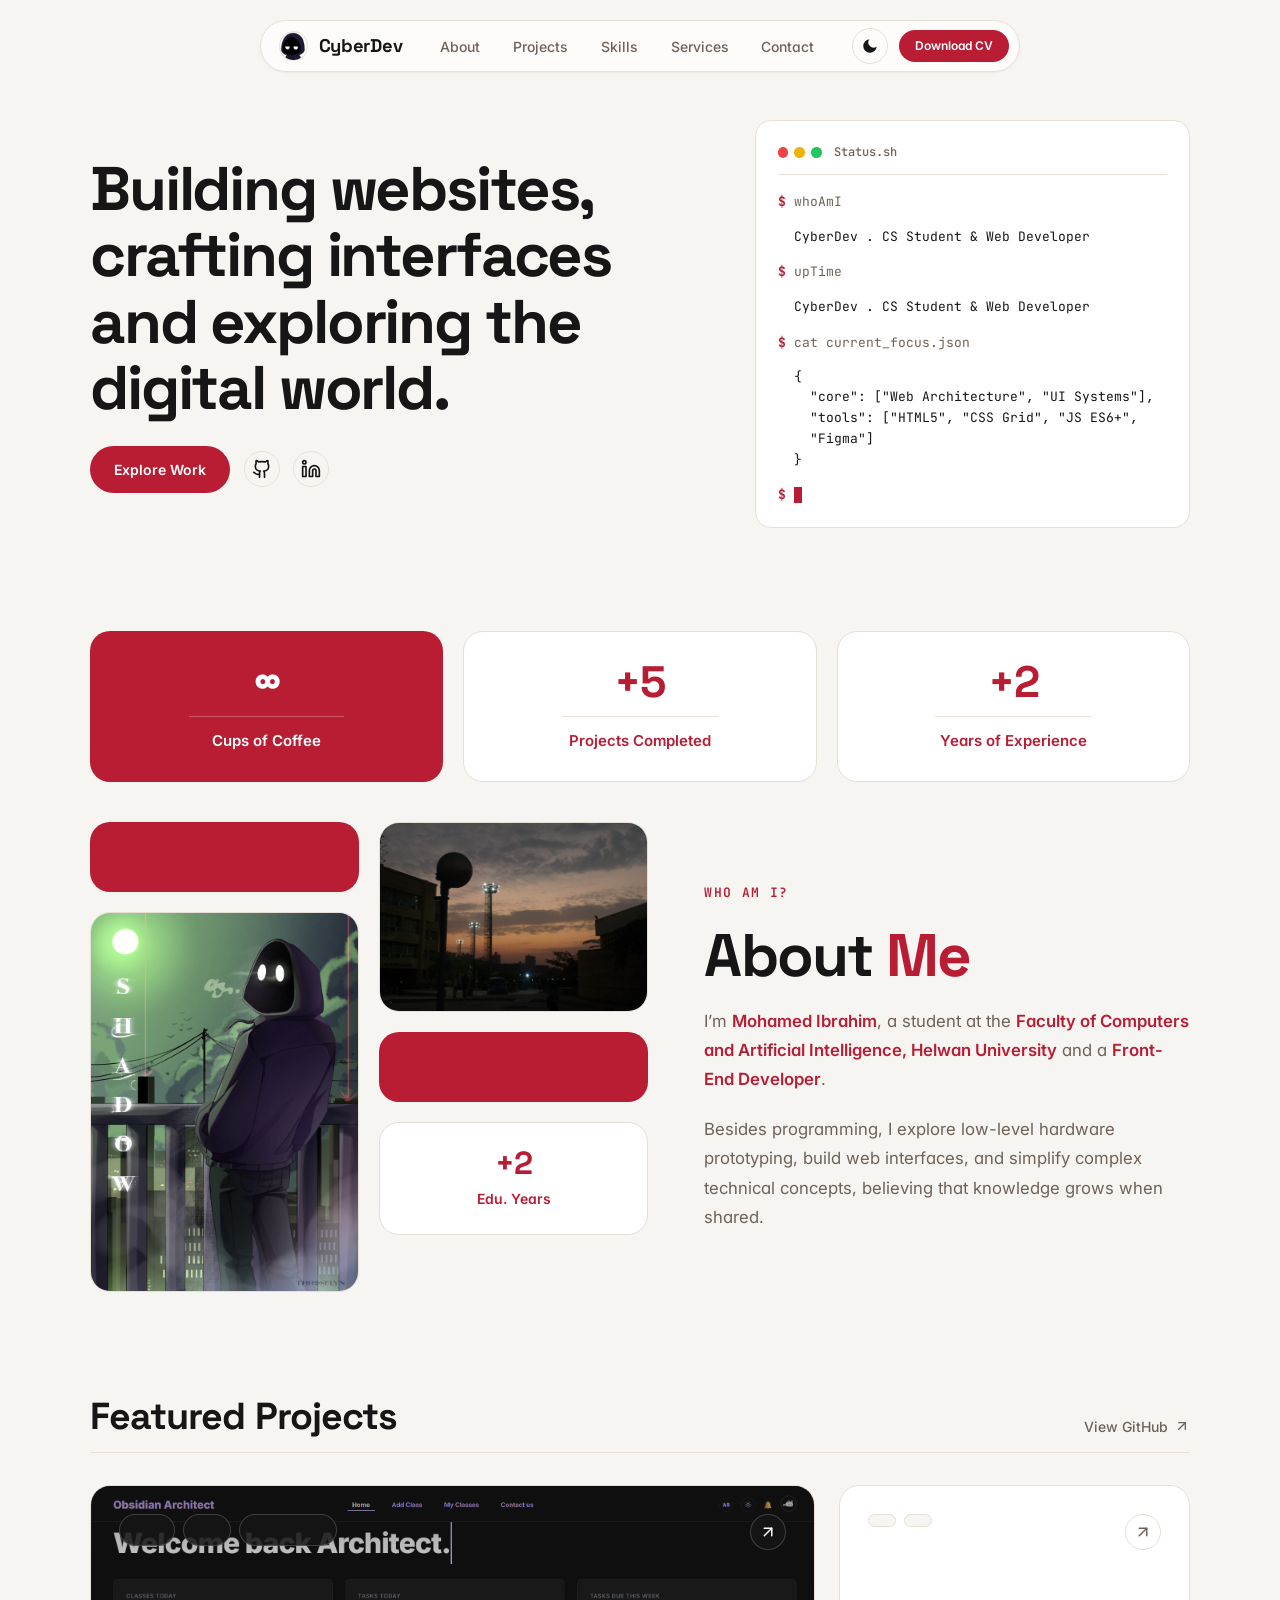
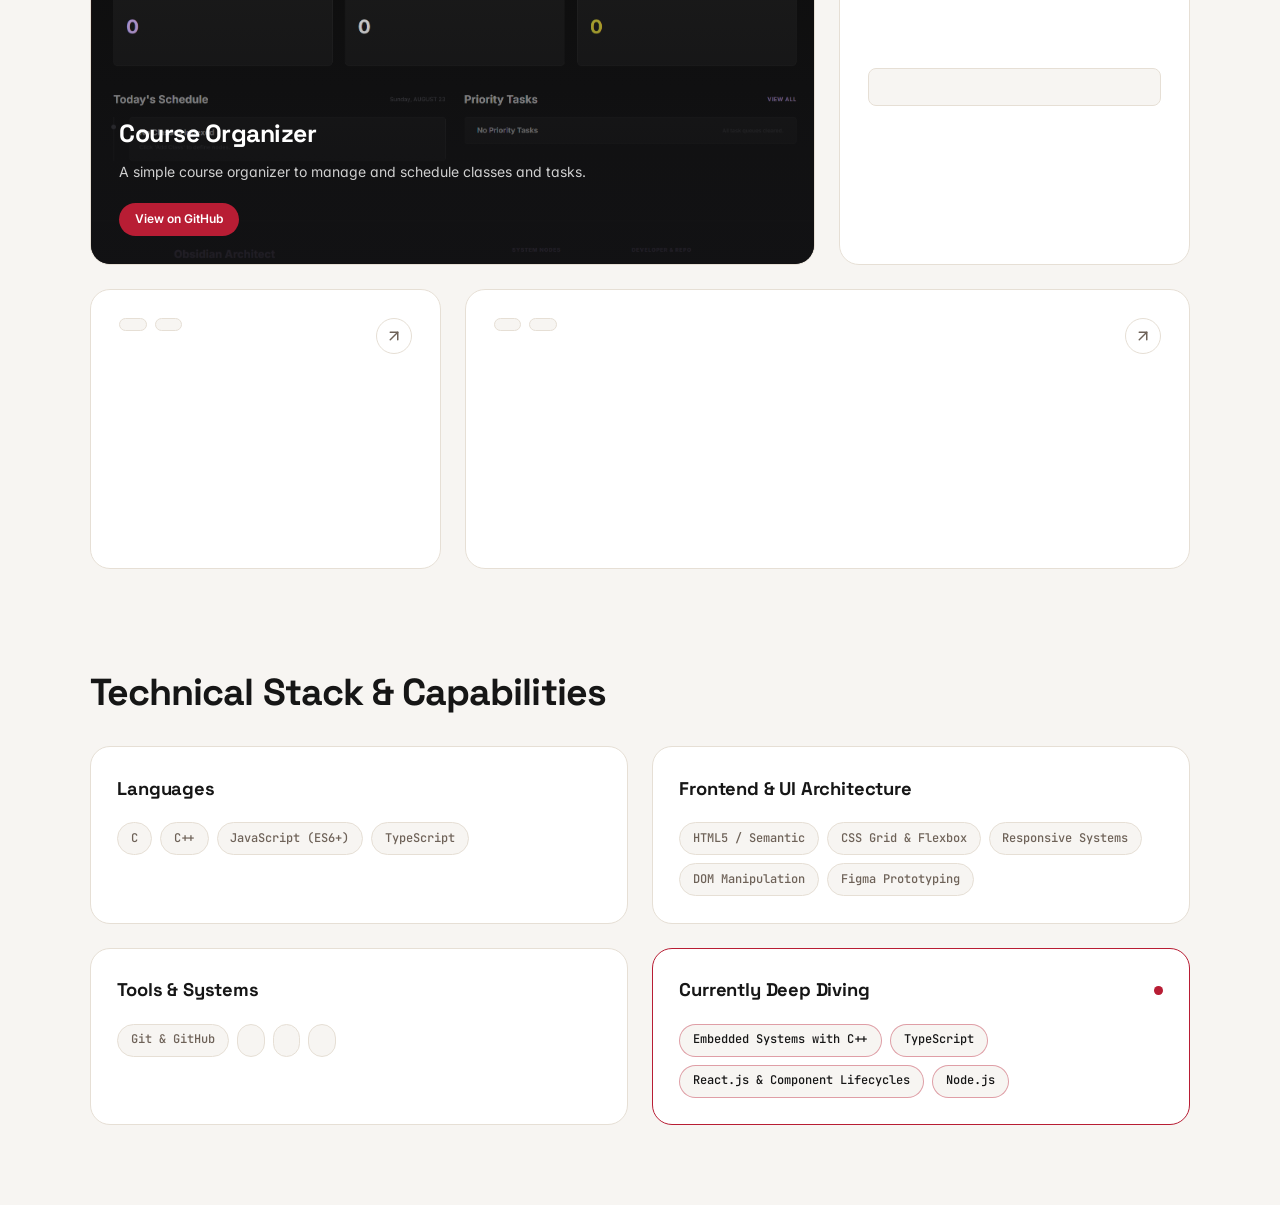
<file: index.html>
<!DOCTYPE html>
<html lang="en" data-theme="dark">
<head>
  <meta charset="UTF-8" />
  <meta name="viewport" content="width=device-width, initial-scale=1.0" />
  <title>CyberDev | Portfolio</title>
  <meta name="description" content="Personal engineering portfolio focusing on systems programming, web architectures, and hardware tinkering." />
  <link rel="stylesheet" href="style.css" />
  <script src="script.js"></script>
  <link rel="icon" type="image/png" href="Photos/icon1.png">
  <link rel="preconnect" href="https://fonts.googleapis.com">
  <link rel="preconnect" href="https://fonts.gstatic.com" crossorigin>
  <link href="https://fonts.googleapis.com/css2?family=Inter:wght@400;500;600;700&family=JetBrains+Mono:wght@400;500;600&family=Space+Grotesk:wght@500;600;700&family=Syne:wght@700;800&display=swap" rel="stylesheet">
</head>

<body class="page-container">
    <header>
        <nav class="nav-pill">
            <a href="#" class="nav-brand">
                <span class="nav-logo">
                    <img src="Photos/icon1.png" alt="Logo">
                </span>
                <span class="nav-title">CyberDev</span>
            </a>

            <!-- Desktop Links -->
            <div class="nav-links">
                <a href="#About">About</a>
                <a href="#Projects">Projects</a>
                <a href="#Skills">Skills</a>
                <a href="#Services">Services</a>
                <a href="#Contact">Contact</a>
            </div>

            <div class="nav-actions">
                <!-- Theme Toggle Button -->
                <button id="theme-btn" class="btn-icon" aria-label="Toggle Theme">
                    <!-- Sun icon -->
                    <svg class="icon-sun" xmlns="http://www.w3.org/2000/svg" width="18" height="18" viewBox="0 0 24 24" fill="none" stroke="currentColor" stroke-width="2" stroke-linecap="round" stroke-linejoin="round"><circle cx="12" cy="12" r="4"/><path d="M12 2v2"/><path d="M12 20v2"/><path d="m4.93 4.93 1.41 1.41"/><path d="m17.66 17.66 1.41 1.41"/><path d="M2 12h2"/><path d="M20 12h2"/><path d="m6.34 17.66-1.41 1.41"/><path d="m19.07 4.93-1.41 1.41"/></svg>
                    <!-- Moon icon -->
                    <svg class="icon-moon" xmlns="http://www.w3.org/2000/svg" width="18" height="18" viewBox="0 0 24 24" fill="currentColor" stroke="none">
                    <path d="M21 12.79A9 9 0 1 1 11.21 3 7 7 0 0 0 21 12.79z"/>
                    </svg>
                </button>

                <!-- Desktop CV Button -->
                <a href="../assets/CV.pdf" download class="btn-accent btn-sm hide-mobile">Download CV</a>

                <!-- Mobile Hamburger Button -->
                <button id="mobile-menu-btn" class="btn-icon mobile-only" aria-label="Open Navigation Menu">
                    <svg class="icon-menu" xmlns="http://www.w3.org/2000/svg" width="18" height="18" viewBox="0 0 24 24" fill="none" stroke="currentColor" stroke-width="2" stroke-linecap="round" stroke-linejoin="round"><line x1="4" x2="20" y1="12" y2="12"/><line x1="4" x2="20" y1="6" y2="6"/><line x1="4" x2="20" y1="18" y2="18"/></svg>
                    <svg class="icon-close" xmlns="http://www.w3.org/2000/svg" width="18" height="18" viewBox="0 0 24 24" fill="none" stroke="currentColor" stroke-width="2" stroke-linecap="round" stroke-linejoin="round" style="display: none;"><line x1="18" y1="6" x2="6" y2="18"/><line x1="6" y1="6" x2="18" y2="18"/></svg>
                </button>
            </div>
        </nav>

        <!-- Mobile Dropdown Drawer -->
        <div id="mobile-drawer" class="mobile-drawer surface">
            <a href="#About" class="mobile-nav-link">About</a>
            <a href="#Projects" class="mobile-nav-link">Projects</a>
            <a href="#Skills" class="mobile-nav-link">Skills</a>
            <a href="#Services" class="mobile-nav-link">Services</a>
            <a href="#Contact" class="mobile-nav-link">Contact</a>
            <a href="../assets/CV.pdf" download class="btn-accent btn-full">Download CV</a>
        </div>
    </header>
    
    <main class="main-content">
        <!--Hero Section-->
        <section class="hero-grid">
            <!--Left Column:Header Text-->
            <div class="hero-text scroll-reveal slide-left">
                <h1 class="hero-title">Building websites, crafting interfaces and exploring the digital world.</h1>
                <div class="hero-actions">
                    <a href="#Projects" class="btn-accent">Explore Work</a>
                    <a href="https://github.com/MohamedIbrahim-Cyber" target="_blank" rel="noopener noreferrer" class="btn-icon surface" aria-label="GitHub">
                        <svg xmlns="http://www.w3.org/2000/svg" width="20" height="20" viewBox="0 0 24 24" fill="none" stroke="currentColor" stroke-width="2" stroke-linecap="round" stroke-linejoin="round"><path d="M15 22v-4a4.8 4.8 0 0 0-1-3.5c3 0 6-2 6-5.5.08-1.25-.27-2.48-1-3.5.28-1.15.28-2.35 0-3.5 0 0-1 0-3 1.5-2.64-.5-5.36-.5-8 0C6 2 5 2 5 2c-.3 1.15-.3 2.35 0 3.5A5.403 5.403 0 0 0 4 9c0 3.5 3 5.5 6 5.5-.39.49-.68 1.05-.85 1.65-.17.6-.22 1.23-.15 1.85v4"/><path d="M9 18c-4.51 2-5-2-7-2"/></svg>
                    </a>
                    <a href="https://linkedin.com" target="_blank" rel="noopener noreferrer" class="btn-icon surface" aria-label="LinkedIn">
                        <svg xmlns="http://www.w3.org/2000/svg" width="20" height="20" viewBox="0 0 24 24" fill="none" stroke="currentColor" stroke-width="2" stroke-linecap="round" stroke-linejoin="round"><path d="M16 8a6 6 0 0 1 6 6v7h-4v-7a2 2 0 0 0-2-2 2 2 0 0 0-2 2v7h-4v-7a6 6 0 0 1 6-6z"/><rect width="4" height="12" x="2" y="9"/><circle cx="4" cy="4" r="2"/></svg>
                    </a>
                </div>
            </div>
            
            <!--Right Column: Terminal-->
            <div class="scroll-reveal slide-right delay-200">
                <div class="terminal-card surface">
                    <div class="terminal-header">
                        <div class="window-dots">
                            <span class="dot red-dot"></span>
                            <span class="dot yellow-dot"></span>
                            <span class="dot green-dot"></span>
                        </div>
                        <span class="terminal-title">Status.sh</span>
                    </div>
                    <div class="terminal-body">
                        <div class="command-line">
                            <span class="prompt-symbol">$</span>
                            <span>whoAmI</span>
                        </div>
                        <div class="command-output">CyberDev . CS Student & Web Developer</div>
                        <div class="command-line">
                            <span class="prompt-symbol">$</span>
                            <span>upTime</span>
                        </div>
                        <div class="command-output">CyberDev . CS Student & Web Developer</div>
                        <div class="command-line">
                            <span class="prompt-symbol">$</span>
                            <span>cat current_focus.json</span>
                        </div>
                        <div class="command-output json-block">
                            <span>{</span>
                            <div class="json-indent">"core": ["Web Architecture", "UI Systems"],</div>
                            <div class="json-indent">"tools": ["HTML5", "CSS Grid", "JS ES6+", "Figma"]</div>
                            <span>}</span>
                        </div>
                        <div class="command-line">
                            <span class="prompt-symbol">$</span>
                            <span class="cursor-blink"></span>
                        </div>
                    </div>
                </div>
            </div>
        </section>

        <!--About Section-->
        <section id="About" class="section-container">
            <!-- Top row (3 cards) -->
            <div class="stats-top-grid">
                <div class="stat-card stat-card-accent">
                    <span class="stat-number">∞</span>
                    <hr class="stat-divider">
                    <span class="stat-label">Cups of Coffee</span>
                </div>

                <div class="stat-card surface">
                    <span class="stat-number">+5</span>
                    <hr class="stat-divider">
                    <span class="stat-label">Projects Completed</span>
                </div>

                <div class="stat-card surface">
                    <span class="stat-number">+2</span>
                    <hr class="stat-divider">
                    <span class="stat-label">Years of Experience</span>
                </div>
            </div>

            <!-- Bottom row: Mosaic on Left + Bio on Right -->
            <div class="about-bento-grid">
                <!-- Left: 2-Column Media/Stats Mosaic -->
                <div class="mosaic-grid">
                    <!-- Mosaic Column 1 -->
                    <div class="mosaic-col">
                        <div class="stat-card stat-card-accent stat-mini">
                            <span class="stat-number"></span>
                            <span class="stat-label"></span>
                        </div>
                        <div class="photo-card photo-tall surface">
                            <img src="Photos/shadow-card.png" alt="Profile tall">
                        </div>
                    </div>

                    <!-- Mosaic Column 2 -->
                    <div class="mosaic-col">
                        <div class="photo-card photo-wide surface">
                            <img src="Photos/sun-card.jpg" alt="Campus wide">
                        </div>
                        <div class="stat-card stat-card-accent stat-mini">
                            <span class="stat-number"></span>
                            <span class="stat-label"></span>
                        </div>
                        <div class="stat-card surface stat-mini stat-white">
                            <span class="stat-number">+2</span>
                            <span class="stat-label">Edu. Years</span>
                        </div>
                    </div>
                </div>

                <!-- Right: Bio Card -->
                <div class="bio-card">
                    <span class="bio-subtitle">Who Am I?</span>
                    <h2 class="bio-title">About <span class="text-accent-inline">Me</span></h2>
                    <p class="bio-text">
                        I’m <strong class="text-highlight">Mohamed Ibrahim</strong>, a student at the <strong class="text-highlight">Faculty of Computers and Artificial Intelligence, Helwan University</strong> and a <strong class="text-highlight">Front-End Developer</strong>.
                    </p>
                    <p class="bio-text">
                        Besides programming, I explore low-level hardware prototyping, build web interfaces, and simplify complex technical concepts, believing that knowledge grows when shared.
                    </p>
                </div>
            </div>
        </section>

        <!-- 1. FEATURED PROJECTS BENTO SECTION -->
        <section id="Projects" class="section-container">
            <div class="section-header-flex">
                <h2 class="section-title">Featured Projects</h2>
                <a href="https://github.com/MohamedIbrahim-Cyber" target="_blank" rel="noopener noreferrer" class="link-muted">
                    View GitHub
                    <svg xmlns="http://www.w3.org/2000/svg" width="16" height="16" viewBox="0 0 24 24" fill="none" stroke="currentColor" stroke-width="2" stroke-linecap="round" stroke-linejoin="round"><path d="M7 7h10v10"/><path d="M7 17 17 7"/></svg>
                </a>
            </div>

            <div class="bento-grid">
                <!-- Card 1: 2-Column Span Featured Card with Full Background Cover -->
                <article class="surface project-card project-card-full col-span-2">
                    <!-- Background Cover Image & Scrim -->
                    <div class="project-bg-layer">
                        <img src="Photos/course-organiser-dashboard.png" alt="Course Organizer Preview" class="project-bg-img">
                        <div class="project-bg-scrim"></div>
                    </div>

                    <!-- Top Controls on top of image -->
                    <div class="project-top">
                        <div class="tags-container font-mono">
                            <span class="tag">HTML</span>
                            <span class="tag">CSS</span>
                            <span class="tag">JavaScript</span>
                        </div>
                        <a href="https://course-organizer-eight.vercel.app/index.html" target="_blank" rel="noopener noreferrer" class="icon-circle" aria-label="Open Live Demo">
                            <svg xmlns="http://www.w3.org/2000/svg" width="18" height="18" viewBox="0 0 24 24" fill="none" stroke="currentColor" stroke-width="2" stroke-linecap="round" stroke-linejoin="round"><path d="M7 7h10v10"/><path d="M7 17 17 7"/></svg>
                        </a>
                    </div>

                    <!-- Bottom Content & Action on top of image -->
                    <div class="project-bottom">
                        <h3 class="project-title">Course Organizer</h3>
                        <p class="project-desc">A simple course organizer to manage and schedule classes and tasks.</p>
                        <div class="project-actions">
                            <a href="https://github.com/MohamedIbrahim-Cyber/Course-Organizer" target="_blank" rel="noopener noreferrer" class="btn-accent btn-sm">View on GitHub</a>
                        </div>
                    </div>
                </article>

                <!-- Card 2: 1-Column Span Card with Terminal Benchmark -->
                <article class="surface project-card">
                    <div class="project-top">
                        <div class="tags-container font-mono">
                            <span class="tag"></span>
                            <span class="tag"></span>
                        </div>
                        <a href="" target="_blank" rel="noopener noreferrer" class="icon-circle">
                            <svg xmlns="http://www.w3.org/2000/svg" width="18" height="18" viewBox="0 0 24 24" fill="none" stroke="currentColor" stroke-width="2" stroke-linecap="round" stroke-linejoin="round"><path d="M7 7h10v10"/><path d="M7 17 17 7"/></svg>
                        </a>
                    </div>
                    <div class="terminal-preview font-mono">
                        <div></div>
                        <div class="text-success"></div>
                        <div class="text-success"></div>
                    </div>
                    <div class="project-bottom">
                        <h3 class="project-title"></h3>
                        <p class="project-desc"></p>
                    </div>
                </article>

                <!-- Card 3: 1-Column Span Hardware Card -->
                <article class="surface project-card">
                    <div class="project-top">
                        <div class="tags-container font-mono">
                            <span class="tag"></span>
                            <span class="tag"></span>
                        </div>
                        <a class="icon-circle">
                            <svg xmlns="http://www.w3.org/2000/svg" width="18" height="18" viewBox="0 0 24 24" fill="none" stroke="currentColor" stroke-width="2" stroke-linecap="round" stroke-linejoin="round"><path d="M7 7h10v10"/><path d="M7 17 17 7"/></svg>
                        </a>
                    </div>
                    <div class="project-bottom">
                        <h3 class="project-title"></h3>
                        <p class="project-desc"></p>
                    </div>
                </article>

                <!-- Card 4: 2-Column Span Card -->
                <article class="surface project-card col-span-2">
                    <div class="project-top">
                        <div class="tags-container font-mono">
                            <span class="tag"></span>
                            <span class="tag"></span>
                        </div>
                        <a href="" target="_blank" rel="noopener noreferrer" class="icon-circle">
                            <svg xmlns="http://www.w3.org/2000/svg" width="18" height="18" viewBox="0 0 24 24" fill="none" stroke="currentColor" stroke-width="2" stroke-linecap="round" stroke-linejoin="round"><path d="M7 7h10v10"/><path d="M7 17 17 7"/></svg>
                        </a>
                    </div>
                    <div class="project-bottom">
                        <h3 class="project-title"></h3>
                        <p class="project-desc"></p>
                    </div>
                </article>
            </div>
        </section>

        <!-- 2. TECHNICAL STACK & LEARNING SECTION -->
        <section id="Skills" class="section-container">
            <h2 class="section-title">Technical Stack & Capabilities</h2>
            
            <div class="stack-grid">
                <!-- Category 1: Languages -->
                <div class="surface stack-card">
                    <div class="stack-header">
                        <span class="stack-category">Languages</span>
                    </div>
                    <div class="tags-container font-mono">
                        <span class="tag">C</span>
                        <span class="tag">C++</span>
                        <span class="tag">JavaScript (ES6+)</span>
                        <span class="tag">TypeScript</span>
                    </div>
                </div>

                <!-- Category 2: Frontend & UI -->
                <div class="surface stack-card">
                    <div class="stack-header">
                        <span class="stack-category">Frontend & UI Architecture</span>
                    </div>
                    <div class="tags-container font-mono">
                        <span class="tag">HTML5 / Semantic</span>
                        <span class="tag">CSS Grid & Flexbox</span>
                        <span class="tag">Responsive Systems</span>
                        <span class="tag">DOM Manipulation</span>
                        <span class="tag">Figma Prototyping</span>
                    </div>
                </div>

                <!-- Category 3: Tools & Systems -->
                <div class="surface stack-card">
                    <div class="stack-header">
                        <span class="stack-category">Tools & Systems</span>
                    </div>
                    <div class="tags-container font-mono">
                        <span class="tag">Git & GitHub</span>
                        <span class="tag"></span>
                        <span class="tag"></span>
                        <span class="tag"></span>
                    </div>
                </div>

                <!-- Category 4: Currently Learning / Deep Focus -->
                <div class="surface stack-card stack-card-focus">
                    <div class="stack-header">
                        <span class="stack-category text-accent-inline">Currently Deep Diving</span>
                        <span class="pulse-indicator"></span>
                    </div>
                    <div class="tags-container font-mono">
                        <span class="tag tag-highlight">Embedded Systems with C++</span>
                        <span class="tag tag-highlight">TypeScript</span>
                        <span class="tag tag-highlight">React.js & Component Lifecycles</span>
                        <span class="tag tag-highlight">Node.js</span>
                    </div>
                </div>
            </div>
        </section>
    </main>

    <footer></footer>
</body>
</html>
</file>
<file: style.css>
/* ==========================================================================
   Design Tokens & Root Variables
   ========================================================================== */
:root {
  /* Light Theme */
  --bg: #f7f5f2;             
  --surface: #ffffff;       
  --border: #e6dfd5;        
  --text-primary: #161616;   
  --text-secondary: #6e6258;
  --accent-bg: #b81d34;      
  --accent-text: #ffffff;
  --nav-bg: rgba(255, 255, 255, 0.65);
  --nav-border: #e6dfd5;
  --font-header: 'Space Grotesk', 'Syne', -apple-system, sans-serif;
  --font-body: 'Inter', -apple-system, BlinkMacSystemFont, 'Segoe UI', Roboto, sans-serif;
  --font-mono: 'JetBrains Mono', monospace;
  --ease-spring: cubic-bezier(0.16, 1, 0.3, 1);
  --shadow-sm: 0 1px 2px 0 rgba(0, 0, 0, 0.05);
  --shadow-hover: 0 20px 40px -10px rgba(0, 0, 0, 0.12);
}

[data-theme="dark"] {
  /* Dark Theme */
  --bg: #161616;             
  --surface: #282828;       
  --border: #710014;         
  --text-primary: #f2f1ed;   
  --text-secondary: #b38f6f; 
  --accent-bg: #b81d34;    
  --accent-text: #ffffff;
  --nav-bg: rgba(40, 40, 40, 0.65);
  --nav-border: #710014;
  --shadow-hover: 0 20px 40px -10px rgba(255, 255, 255, 0.04);
}

/* ==========================================================================
   Base & Reset
   ========================================================================== */
*, *::before, *::after {
  box-sizing: border-box;
  margin: 0;
  padding: 0;
}

html {
  scroll-behavior: smooth;
}

body {
  background-color: var(--bg);
  color: var(--text-primary);
  font-family: var(--font-body);
  line-height: 1.65;
  -webkit-font-smoothing: antialiased;
  -moz-osx-font-smoothing: grayscale;
  font-feature-settings: 'cv02', 'cv03', 'cv04', 'cv11';
  transition: background-color 0.3s ease, color 0.3s ease;
  overflow-x: hidden;
}

h1, h2, h3, h4, h5, h6 { 
  font-family: var(--font-header);
  font-weight: 700;
  letter-spacing: -0.025em;
  color: var(--text-primary); 
  line-height: 1.15;
}

p { 
  color: var(--text-secondary); 
}

a {
  color: inherit;
  text-decoration: none;
}

img {
  max-width: 100%;
  display: block;
}

/* Accessibility Focus States */
:focus-visible {
  outline: 2px solid var(--accent-bg);
  outline-offset: 3px;
  border-radius: 4px;
}

button:focus-visible, 
a:focus-visible {
  outline: 2px solid var(--accent-bg);
  outline-offset: 3px;
}

/* ==========================================================================
   Utility Classes
   ========================================================================== */
.font-mono { 
  font-family: var(--font-mono); 
}

.text-accent-inline { 
  color: var(--accent-bg); 
}

.text-highlight { 
  color: var(--accent-bg); 
  font-weight: 600; 
}

.text-success { 
  color: #22c55e; 
}

.surface {
  background-color: var(--surface);
  border: 1px solid var(--border);
  transition: background-color 0.3s ease, border-color 0.3s ease, box-shadow 0.3s ease;
}

.page-container {
  min-height: 100vh;
  display: flex;
  flex-direction: column;
  align-items: center;
  padding: 6.5rem 1.5rem 5rem;  
}

.main-content {
  width: 100%;
  max-width: 1100px;
  display: flex;
  flex-direction: column;
  gap: clamp(4rem, 8vw, 6.5rem);
}

.section-container {
  display: flex;
  flex-direction: column;
  gap: 2rem;
  scroll-margin-top: 6rem;
}

.section-header-flex {
  display: flex;
  justify-content: space-between;
  align-items: flex-end;
  border-bottom: 1px solid var(--border);
  padding-bottom: 0.85rem;
}

.section-title {
  font-family: var(--font-header);
  font-size: clamp(1.85rem, 3.5vw, 2.35rem);
  font-weight: 700;
  letter-spacing: -0.025em;
  color: var(--text-primary);
}

.link-muted {
  color: var(--text-secondary);
  text-decoration: none;
  font-family: var(--font-body);
  font-size: 0.875rem;
  font-weight: 500;
  display: flex;
  align-items: center;
  gap: 0.35rem;
  transition: color 0.2s ease, transform 0.2s ease;
}

.link-muted:hover {
  color: var(--accent-bg);
  transform: translateX(2px);
}

/* ==========================================================================
   Buttons & Interactive Elements
   ========================================================================== */
.btn-accent {
  background-color: var(--accent-bg);
  color: var(--accent-text);
  font-family: var(--font-body);
  font-weight: 600;
  padding: 0.75rem 1.5rem;
  border-radius: 9999px;
  text-decoration: none;
  display: inline-flex;
  align-items: center;
  gap: 0.5rem;
  font-size: 0.875rem;
  border: none;
  cursor: pointer;
  transition: transform 0.2s ease, opacity 0.2s ease;
}

.btn-accent:hover {
  transform: translateY(-1px);
  opacity: 0.9;
}

.btn-surface {
  background-color: var(--surface);
  color: var(--text-primary);
  border: 1px solid var(--border);
  font-family: var(--font-body);
  font-weight: 500;
  padding: 0.4rem 1rem;
  border-radius: 9999px;
  text-decoration: none;
  font-size: 0.75rem;
  transition: background-color 0.2s ease, border-color 0.2s ease;
}

.btn-surface:hover {
  background-color: var(--border);
}

.btn-sm {
  padding: 0.4rem 1rem;
  font-size: 0.75rem;
}

.btn-full {
  width: 100%;
  justify-content: center;
}

.btn-icon {
  width: 2.25rem;
  height: 2.25rem;
  border-radius: 50%;
  display: flex;
  align-items: center;
  justify-content: center;
  background: transparent;
  color: var(--text-primary);
  border: 1px solid var(--border);
  cursor: pointer;
  text-decoration: none;
  padding: 0;
  transition: background-color 0.2s ease, color 0.2s ease;
}

.btn-icon:hover {
  background-color: var(--border);
}

.btn-icon svg {
  display: block;
}

/* ==========================================================================
   Navigation (Glassmorphism Pill)
   ========================================================================== */
.nav-pill {
  position: fixed;
  top: 1.25rem;
  left: 50%;
  transform: translateX(-50%);
  z-index: 1000;
  display: flex;
  align-items: center;
  justify-content: space-between;
  width: calc(100% - 2.5rem);
  max-width: 760px;
  padding: 0.45rem 0.65rem 0.45rem 1.1rem;
  border-radius: 9999px;
  
  /* Glassmorphism Effect */
  background: var(--nav-bg);
  backdrop-filter: blur(20px) saturate(180%);
  -webkit-backdrop-filter: blur(20px) saturate(180%);
  border: 1px solid var(--nav-border);
  box-shadow: var(--shadow-sm);
  transition: background-color 0.3s ease, border-color 0.3s ease, box-shadow 0.3s ease;
}

.nav-brand {
  display: flex;
  align-items: center;
  gap: 0.65rem;
  font-family: var(--font-header);
  font-weight: 700;
  font-size: 1.15rem;
  letter-spacing: -0.015em;
  color: var(--text-primary);
  text-decoration: none;
  transition: opacity 0.2s ease;
}

.nav-brand:hover {
  opacity: 0.85;
}

.nav-logo img {
  width: 1.85rem;
  height: 1.85rem;
  border-radius: 50%;
  object-fit: cover;
  display: block;
  border: 1px solid var(--border);
}

.nav-links {
  display: none;
  align-items: center;
  gap: 0.35rem;
}

.nav-links a {
  color: var(--text-secondary);
  text-decoration: none;
  font-size: 0.875rem;
  font-weight: 500;
  padding: 0.4rem 0.85rem;
  border-radius: 9999px;
  transition: color 0.2s ease, background-color 0.2s ease;
}

.nav-links a:hover {
  color: var(--text-primary);
  background-color: var(--border-subtle);
}

.nav-actions {
  display: flex;
  align-items: center;
  gap: 0.65rem;
}

.nav-actions .btn-icon {
  background: transparent;
  border-color: var(--nav-border);
}

.nav-actions .btn-icon:hover {
  background-color: var(--border-subtle);
  border-color: var(--accent-bg);
  color: var(--accent-bg);
}

.mobile-only {
  display: flex;
}

/* Mobile Dropdown Drawer */
.mobile-drawer {
  position: fixed;
  top: 5.25rem;
  left: 50%;
  transform: translateX(-50%) translateY(-12px);
  width: calc(100% - 2.5rem);
  max-width: 760px;
  border-radius: 1.5rem;
  padding: 1.5rem;
  display: flex;
  flex-direction: column;
  gap: 0.85rem;
  z-index: 999;
  
  /* Glassmorphism Effect */
  background: var(--nav-bg);
  backdrop-filter: blur(24px) saturate(180%);
  -webkit-backdrop-filter: blur(24px) saturate(180%);
  border: 1px solid var(--nav-border);
  box-shadow: var(--shadow-hover);
  
  opacity: 0;
  pointer-events: none;
  transition: opacity 0.3s var(--ease-spring), transform 0.3s var(--ease-spring);
}

.mobile-drawer.is-open {
  opacity: 1;
  pointer-events: auto;
  transform: translateX(-50%) translateY(0);
}

.mobile-nav-link {
  font-family: var(--font-header);
  font-weight: 600;
  font-size: 1.25rem;
  letter-spacing: -0.01em;
  color: var(--text-primary);
  text-decoration: none;
  padding: 0.6rem 0.25rem;
  border-bottom: 1px solid var(--border);
  transition: color 0.2s ease, transform 0.2s ease;
}

.mobile-nav-link:hover {
  color: var(--accent-bg);
  transform: translateX(4px);
}

/* Light / Dark Mode Icon Swapping */
[data-theme="dark"] .icon-moon { display: none !important; }
[data-theme="dark"] .icon-sun { display: block !important; }
:root:not([data-theme="dark"]) .icon-moon { display: block !important; }
:root:not([data-theme="dark"]) .icon-sun { display: none !important; }

/* ==========================================================================
   Hero Section
   ========================================================================== */
.hero-grid {
  display: grid;
  grid-template-columns: 1fr;
  gap: 2.5rem;
  align-items: center;
  margin-top: 1rem;
}

.hero-text {
  display: flex;
  flex-direction: column;
  gap: 1.5rem;
}

.hero-title {
  font-family: var(--font-header);
  font-size: clamp(2.35rem, 5.5vw, 3.85rem);
  font-weight: 700;
  line-height: 1.08;
  letter-spacing: -0.035em;
}

.hero-actions {
  display: flex;
  flex-wrap: wrap;
  align-items: center;
  gap: 0.85rem;
}

/* ==========================================================================
   Terminal Card Component
   ========================================================================== */
.terminal-card {
  border-radius: 1rem;
  padding: 1.35rem;
  font-size: 0.8125rem;
  display: flex;
  flex-direction: column;
  gap: 1rem;
  font-family: var(--font-mono);
  box-shadow: var(--shadow-md);
  animation: floating 4s ease-in-out infinite alternate;
  will-change: transform;
}

.terminal-header {
  display: flex;
  align-items: center;
  border-bottom: 1px solid var(--border);
  padding-bottom: 0.75rem;
  color: var(--text-secondary);
}

.window-dots {
  display: flex;
  gap: 0.4rem;
}

.dot {
  width: 0.65rem;
  height: 0.65rem;
  border-radius: 50%;
}
.red-dot { background-color: #ef4444; }
.yellow-dot { background-color: #eab308; }
.green-dot { background-color: #22c55e; }

.terminal-title {
  margin-left: 0.75rem;
  font-size: 0.75rem;
  font-weight: 500;
}

.terminal-body {
  display: flex;
  flex-direction: column;
  gap: 0.85rem;
}

.command-line {
  display: flex;
  align-items: center;
  gap: 0.5rem;
  color: var(--text-secondary);
}

.prompt-symbol {
  color: var(--accent-bg);
  font-weight: 700;
}

.command-output {
  padding-left: 1rem;
  color: var(--text-primary);
}

.json-block {
  line-height: 1.6;
}

.json-indent {
  padding-left: 1rem;
}

.cursor-blink {
  display: inline-block;
  width: 0.5rem;
  height: 1rem;
  background-color: var(--accent-bg);
  vertical-align: middle;
  animation: blink 1s step-end infinite;
}

/* ==========================================================================
   About Section & Mosaic Bento Grid
   ========================================================================== */
.stats-top-grid {
  display: grid;
  grid-template-columns: 1fr;
  gap: 1.25rem;
}

.stat-card {
  border-radius: 1.25rem;
  padding: 1.75rem 1.25rem;
  display: flex;
  flex-direction: column;
  align-items: center;
  justify-content: center;
  text-align: center;
  gap: 0.5rem;
  border: 1px solid var(--border);
}

.stat-card-accent {
  background-color: var(--accent-bg);
  border-color: transparent;
  color: var(--accent-text);
}

.stat-number {
  font-family: var(--font-header);
  font-weight: 700;
  font-size: 2.75rem;
  line-height: 1;
  letter-spacing: -0.02em;
  color: var(--accent-bg);
}

.stat-card-accent .stat-number {
  color: var(--accent-text);
}

.stat-divider {
  width: 50%;
  border: none;
  border-top: 1px solid var(--border);
  margin: 0.25rem 0;
}

.stat-card-accent .stat-divider {
  border-top-color: rgba(255, 255, 255, 0.25);
}

.stat-label {
  font-family: var(--font-body);
  font-size: 0.9375rem;
  font-weight: 600;
  color: var(--accent-bg);
}

.stat-card-accent .stat-label {
  color: var(--accent-text);
}

.about-bento-grid {
  display: grid;
  grid-template-columns: 1fr;
  gap: 2.5rem;
  align-items: center;
  margin-top: 0.5rem;
}

.mosaic-grid {
  display: grid;
  grid-template-columns: 1fr 1fr;
  gap: 1.25rem;
}

.mosaic-col {
  display: flex;
  flex-direction: column;
  gap: 1.25rem;
}

.stat-mini {
  padding: 1.5rem 1rem;
  border-radius: 1.25rem;
  min-height: 70px;
}

.stat-mini .stat-number {
  font-size: 2rem;
  font-weight: 800;
}

.stat-mini .stat-label {
  font-size: 0.875rem;
  font-weight: 600;
}

.stat-white {
  background-color: var(--surface);
  border: 1px solid var(--border);
}

.stat-white .stat-number,
.stat-white .stat-label {
  color: var(--accent-bg);
}

.photo-card {
  border-radius: 1.25rem;
  overflow: hidden;
  border: 1px solid var(--border);
  background-color: var(--surface);
}

.photo-card img {
  width: 100%;
  height: 100%;
  object-fit: cover;
  display: block;
}

.photo-tall {
  height: clamp(260px, 35vw, 380px);
}

.photo-wide {
  height: clamp(140px, 20vw, 190px);
}

.bio-card {
  display: flex;
  flex-direction: column;
  gap: 1.25rem;
}

.bio-subtitle {
  font-family: var(--font-mono);
  font-size: 0.8125rem;
  font-weight: 600;
  color: var(--accent-bg);
  text-transform: uppercase;
  letter-spacing: 0.1em;
  width: fit-content;
}

.bio-title {
  font-family: var(--font-header);
  font-size: clamp(2.35rem, 5vw, 3.75rem);
  font-weight: 700;
  line-height: 1.05;
  letter-spacing: -0.03em;
  color: var(--text-primary);
}

.bio-text {
  font-family: var(--font-body);
  font-size: 1.05rem;
  line-height: 1.75;
  color: var(--text-secondary);
}

/* ==========================================================================
   Projects Bento Grid Section
   ========================================================================== */
.bento-grid {
  display: grid;
  grid-template-columns: 1fr;
  gap: 1.5rem;
}

.project-card {
  position: relative;
  overflow: hidden;
  border-radius: 1.25rem;
  padding: 1.75rem;
  display: flex;
  flex-direction: column;
  justify-content: space-between;
  min-height: 280px;
  cursor: pointer;
  transition: transform 0.3s var(--ease-spring), box-shadow 0.3s ease, border-color 0.3s ease;
}

.project-card:hover {
  transform: translateY(-4px);
  border-color: var(--accent-bg);
  box-shadow: var(--shadow-hover);
}

/* Featured Cover Project Card */
.project-card-full {
  min-height: 380px;
  border-color: var(--border);
}

.project-bg-layer {
  position: absolute;
  inset: 0;
  width: 100%;
  height: 100%;
  z-index: 0;
}

.project-bg-img {
  width: 100%;
  height: 100%;
  object-fit: cover;
  object-position: top center;
  transition: transform 0.5s var(--ease-spring);
}

.project-card:hover .project-bg-img {
  transform: scale(1.04);
}

.project-bg-scrim {
  position: absolute;
  inset: 0;
  background: linear-gradient(
    to bottom,
    rgba(18, 18, 20, 0.45) 0%,
    rgba(18, 18, 20, 0.15) 30%,
    rgba(18, 18, 20, 0.75) 70%,
    rgba(18, 18, 20, 0.95) 100%
  );
}

.project-card-full .project-top,
.project-card-full .project-bottom {
  position: relative;
  z-index: 2;
}

.project-card-full .project-title,
.project-card-full .project-desc {
  color: #ffffff;
}

.project-card-full .project-desc {
  color: rgba(255, 255, 255, 0.8);
}

.project-card-full .tag {
  background-color: rgba(22, 22, 22, 0.85);
  border-color: rgba(255, 255, 255, 0.18);
  color: var(--text-primary);
}

.project-card-full .icon-circle {
  background-color: rgba(22, 22, 22, 0.85);
  border-color: rgba(255, 255, 255, 0.18);
  color: #ffffff;
}

.project-top {
  display: flex;
  justify-content: space-between;
  align-items: flex-start;
  margin-bottom: 1.5rem;
}

.icon-circle {
  width: 2.25rem;
  height: 2.25rem;
  border-radius: 50%;
  border: 1px solid var(--border);
  display: flex;
  align-items: center;
  justify-content: center;
  color: var(--text-secondary);
  transition: transform 0.2s ease, color 0.2s ease, border-color 0.2s ease;
}

.project-card:hover .icon-circle {
  transform: rotate(45deg);
  color: var(--accent-bg);
  border-color: var(--accent-bg);
}

.project-bottom {
  display: flex;
  flex-direction: column;
  gap: 0.75rem;
}

.project-title {
  font-family: var(--font-header);
  font-size: 1.55rem;
  font-weight: 700;
  line-height: 1.15;
  letter-spacing: -0.02em;
}

.project-desc {
  font-family: var(--font-body);
  font-size: 0.875rem;
  color: var(--text-secondary);
  line-height: 1.6;
}

.project-actions {
  display: flex;
  gap: 0.75rem;
  margin-top: 0.5rem;
}

.terminal-preview {
  background-color: var(--bg);
  border: 1px solid var(--border);
  padding: 0.875rem;
  border-radius: 0.5rem;
  font-size: 0.75rem;
  display: flex;
  flex-direction: column;
  gap: 0.25rem;
  margin-bottom: 1.5rem;
  color: var(--text-secondary);
}

/* ==========================================================================
   Technical Stack Section
   ========================================================================== */
.stack-grid {
  display: grid;
  grid-template-columns: 1fr;
  gap: 1.5rem;
}

.stack-card {
  border-radius: 1.25rem;
  padding: 1.65rem;
  display: flex;
  flex-direction: column;
  gap: 1.15rem;
}

.stack-header {
  display: flex;
  align-items: center;
  justify-content: space-between;
}

.stack-category {
  font-family: var(--font-header);
  font-size: 1.15rem;
  font-weight: 700;
  letter-spacing: -0.01em;
  color: var(--text-primary);
}

.tags-container {
  display: flex;
  flex-wrap: wrap;
  gap: 0.5rem;
}

.tag {
  background-color: var(--bg);
  border: 1px solid var(--border);
  color: var(--text-secondary);
  font-size: 0.75rem;
  font-weight: 500;
  padding: 0.35rem 0.8rem;
  border-radius: 9999px;
  transition: border-color 0.2s ease, color 0.2s ease;
}

.tag:hover {
  border-color: var(--accent-bg);
  color: var(--text-primary);
}

.stack-card-focus {
  border: 1.5px solid var(--accent-bg);
}

.tag-highlight {
  border-color: rgba(184, 29, 52, 0.4);
  color: var(--text-primary);
}

.pulse-indicator {
  width: 0.55rem;
  height: 0.55rem;
  border-radius: 50%;
  background-color: var(--accent-bg);
  animation: pulse-ring 2s var(--ease-spring) infinite;
}

/* ==========================================================================
   Animations & Keyframes
   ========================================================================== */
.scroll-reveal {
  opacity: 0;
  animation: revealFadeIn 0.8s var(--ease-spring) forwards;
}

.slide-left {
  animation-name: revealSlideLeft;
}

.slide-right {
  animation-name: revealSlideRight;
}

.delay-200 {
  animation-delay: 0.15s;
}

@keyframes revealFadeIn {
  from { opacity: 0; transform: translateY(16px); }
  to { opacity: 1; transform: translateY(0); }
}

@keyframes revealSlideLeft {
  from { opacity: 0; transform: translateX(-24px); }
  to { opacity: 1; transform: translateX(0); }
}

@keyframes revealSlideRight {
  from { opacity: 0; transform: translateX(24px); }
  to { opacity: 1; transform: translateX(0); }
}

@keyframes floating {
  0% { transform: translateY(0px); }
  100% { transform: translateY(-8px); }
}

@keyframes blink {
  0%, 100% { opacity: 1; }
  50% { opacity: 0; }
}

@keyframes pulse-ring {
  0% { transform: scale(0.8); opacity: 0.8; }
  100% { transform: scale(2.8); opacity: 0; }
}

/* ==========================================================================
   Accessibility: Reduced Motion
   ========================================================================== */
@media (prefers-reduced-motion: reduce) {
  *, *::before, *::after {
    animation-duration: 0.01ms !important;
    animation-iteration-count: 1 !important;
    transition-duration: 0.01ms !important;
    scroll-behavior: auto !important;
  }
  .terminal-card {
    animation: none !important;
  }
  .pulse-indicator {
    animation: none !important;
  }
  .scroll-reveal {
    opacity: 1 !important;
    transform: none !important;
  }
}

/* ==========================================================================
   Media Queries & Responsive Breakpoints
   ========================================================================== */
@media (max-width: 640px) {
  .hide-mobile { 
    display: none !important; 
  }
  .page-container {
    padding-top: 5.5rem;
    padding-left: 1rem;
    padding-right: 1rem;
  }
  .nav-pill {
    width: calc(100% - 1.5rem);
    top: 1rem;
  }
}

@media (min-width: 768px) {
  .nav-links { 
    display: flex; 
  }
  .mobile-only { 
    display: none !important; 
  }
  .stats-top-grid { 
    grid-template-columns: repeat(3, 1fr); 
  }
  .bento-grid { 
    grid-template-columns: repeat(2, 1fr); 
  }
  .stack-grid { 
    grid-template-columns: repeat(2, 1fr); 
  }
}

@media (min-width: 1024px) {
  .hero-grid { 
    grid-template-columns: 7fr 5fr; 
    gap: 3.5rem;
  }
  .about-bento-grid { 
    grid-template-columns: 1.15fr 1fr; 
    gap: 3.5rem;
  }
  .bento-grid { 
    grid-template-columns: repeat(3, 1fr); 
  }
  .col-span-2 { 
    grid-column: span 2; 
  }
}
</file>
